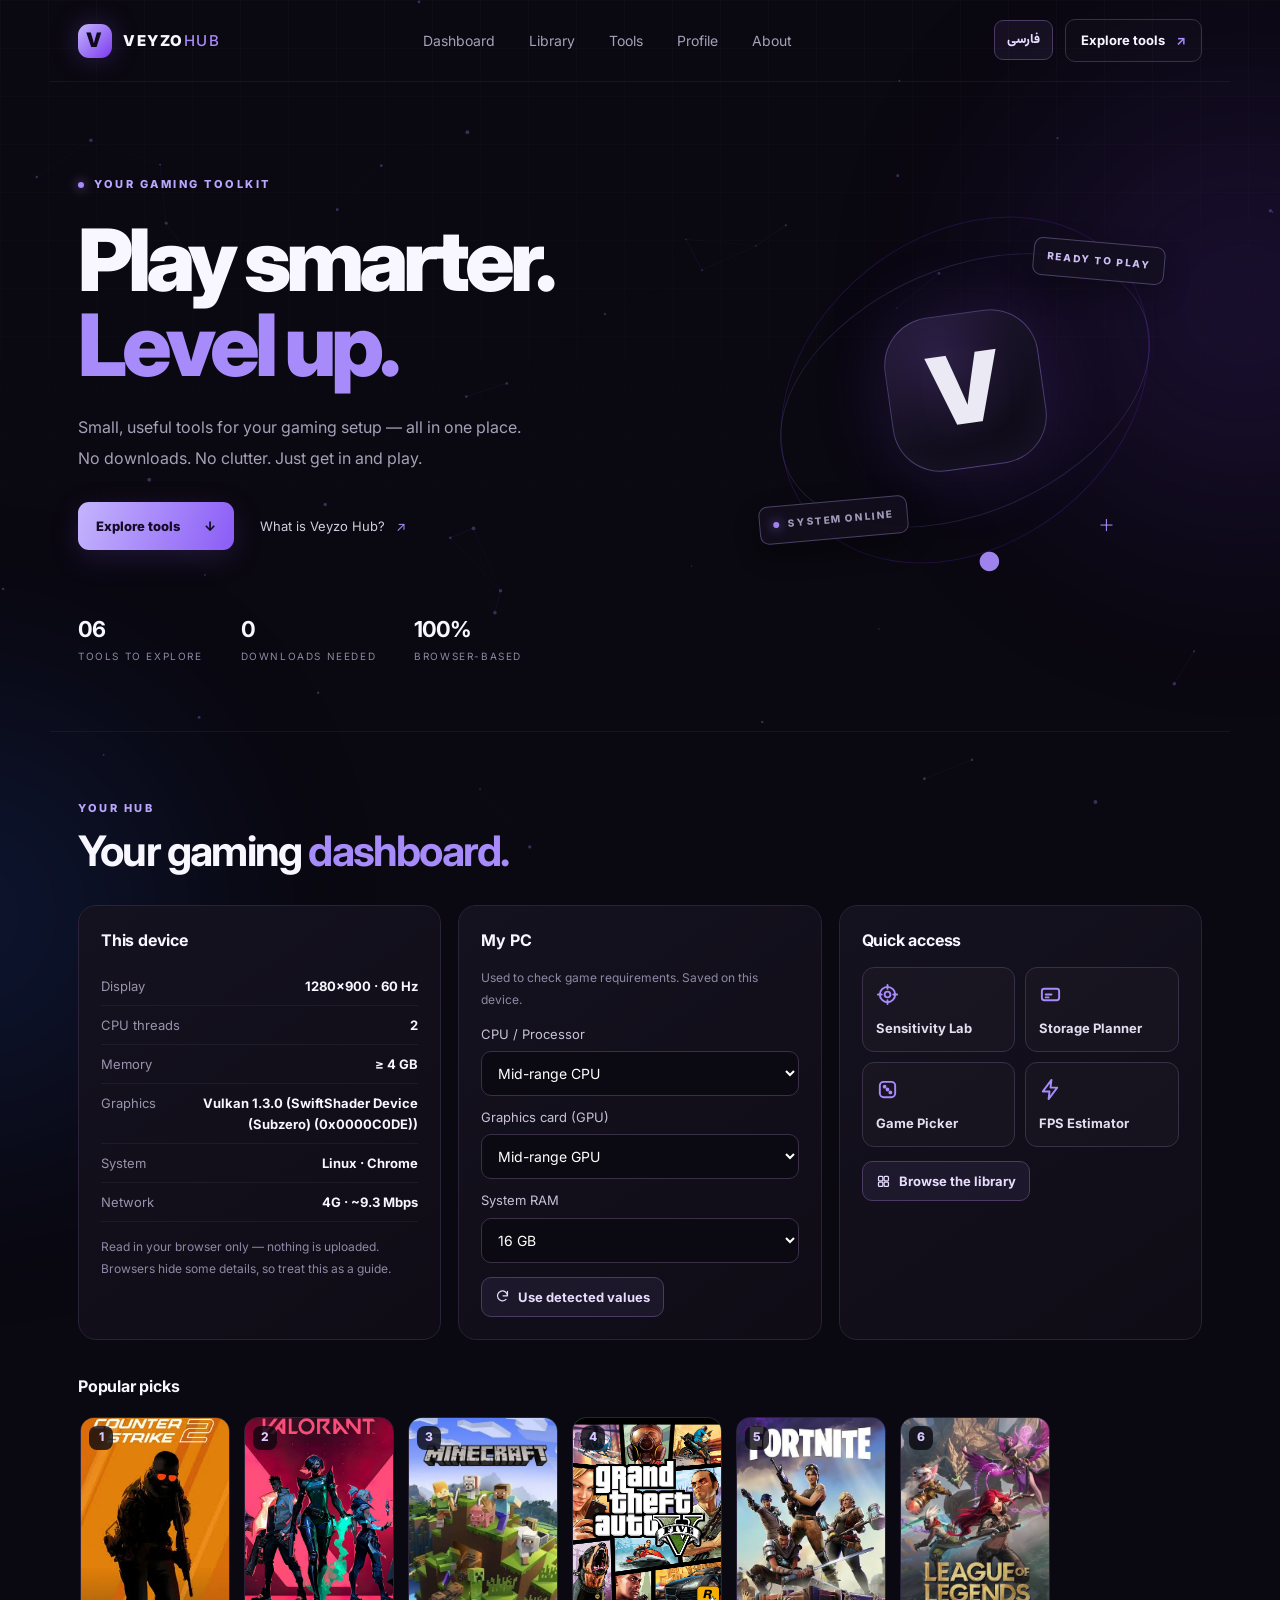
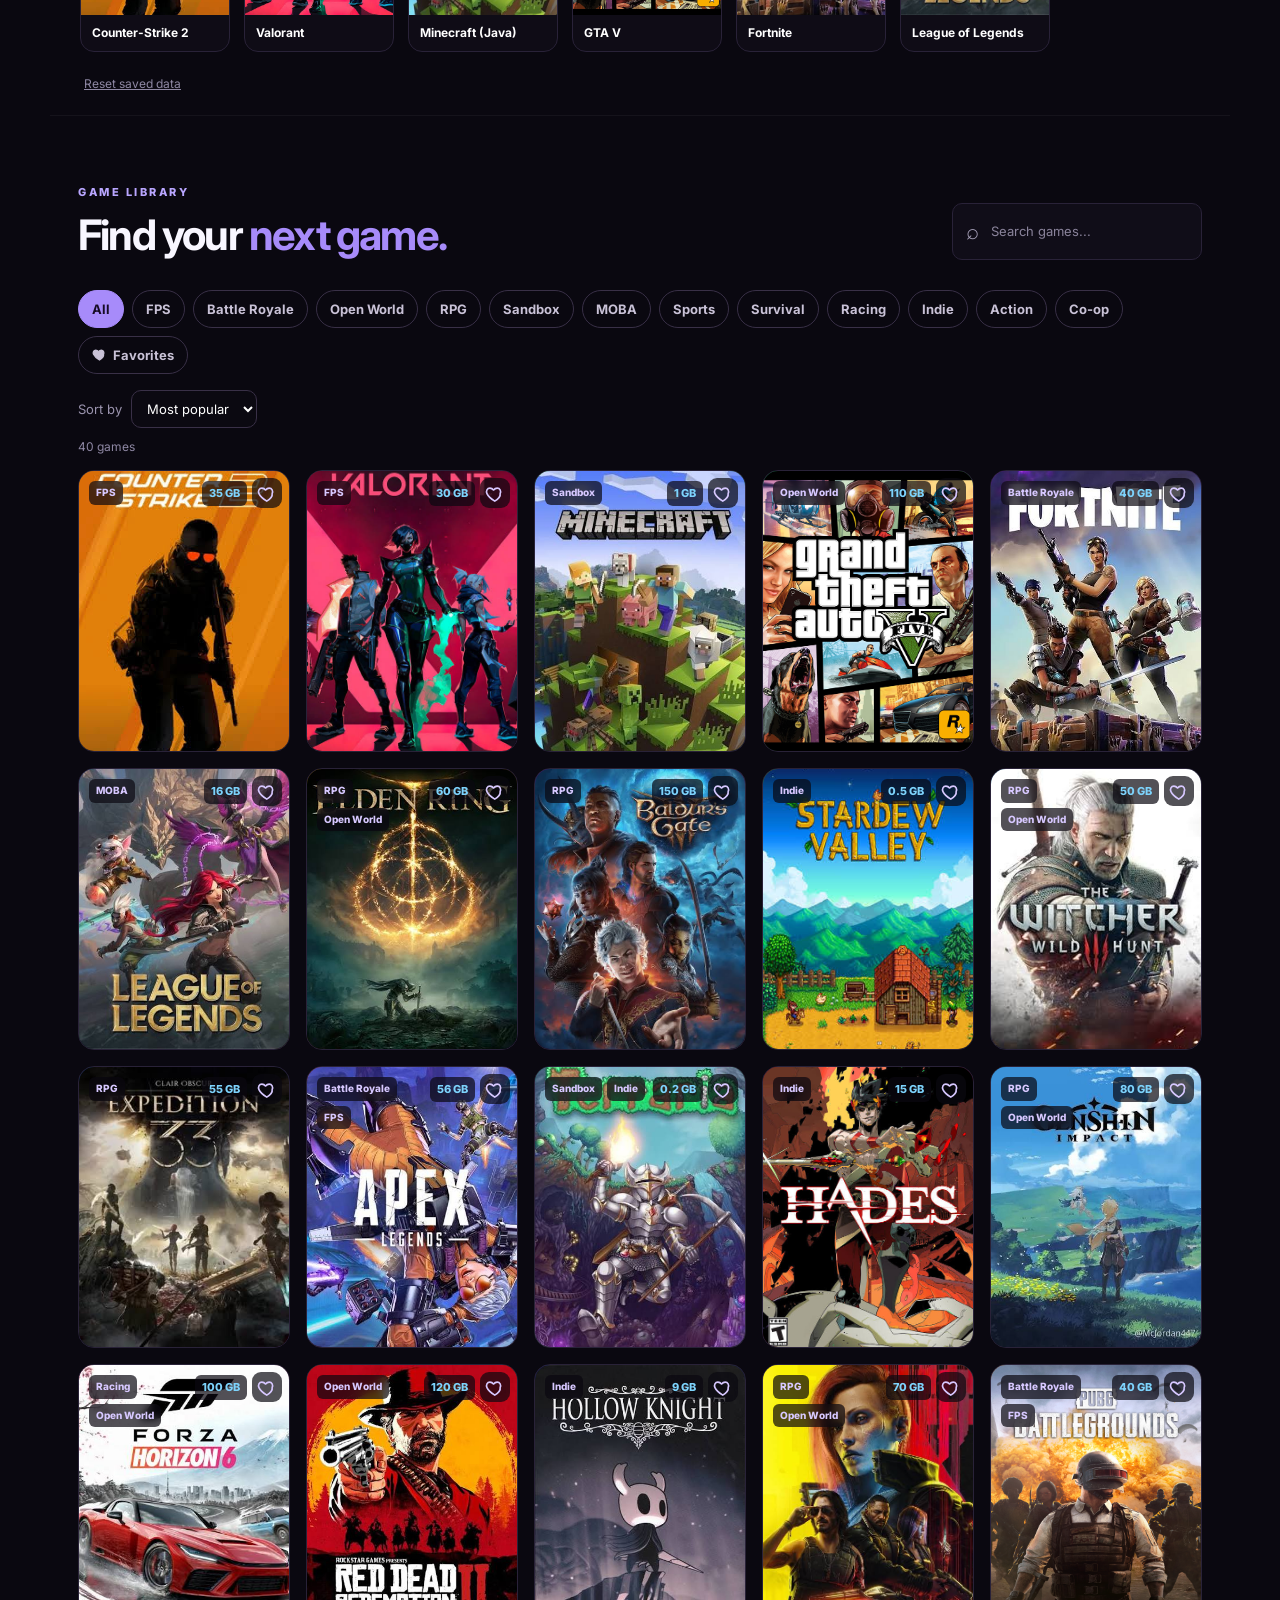
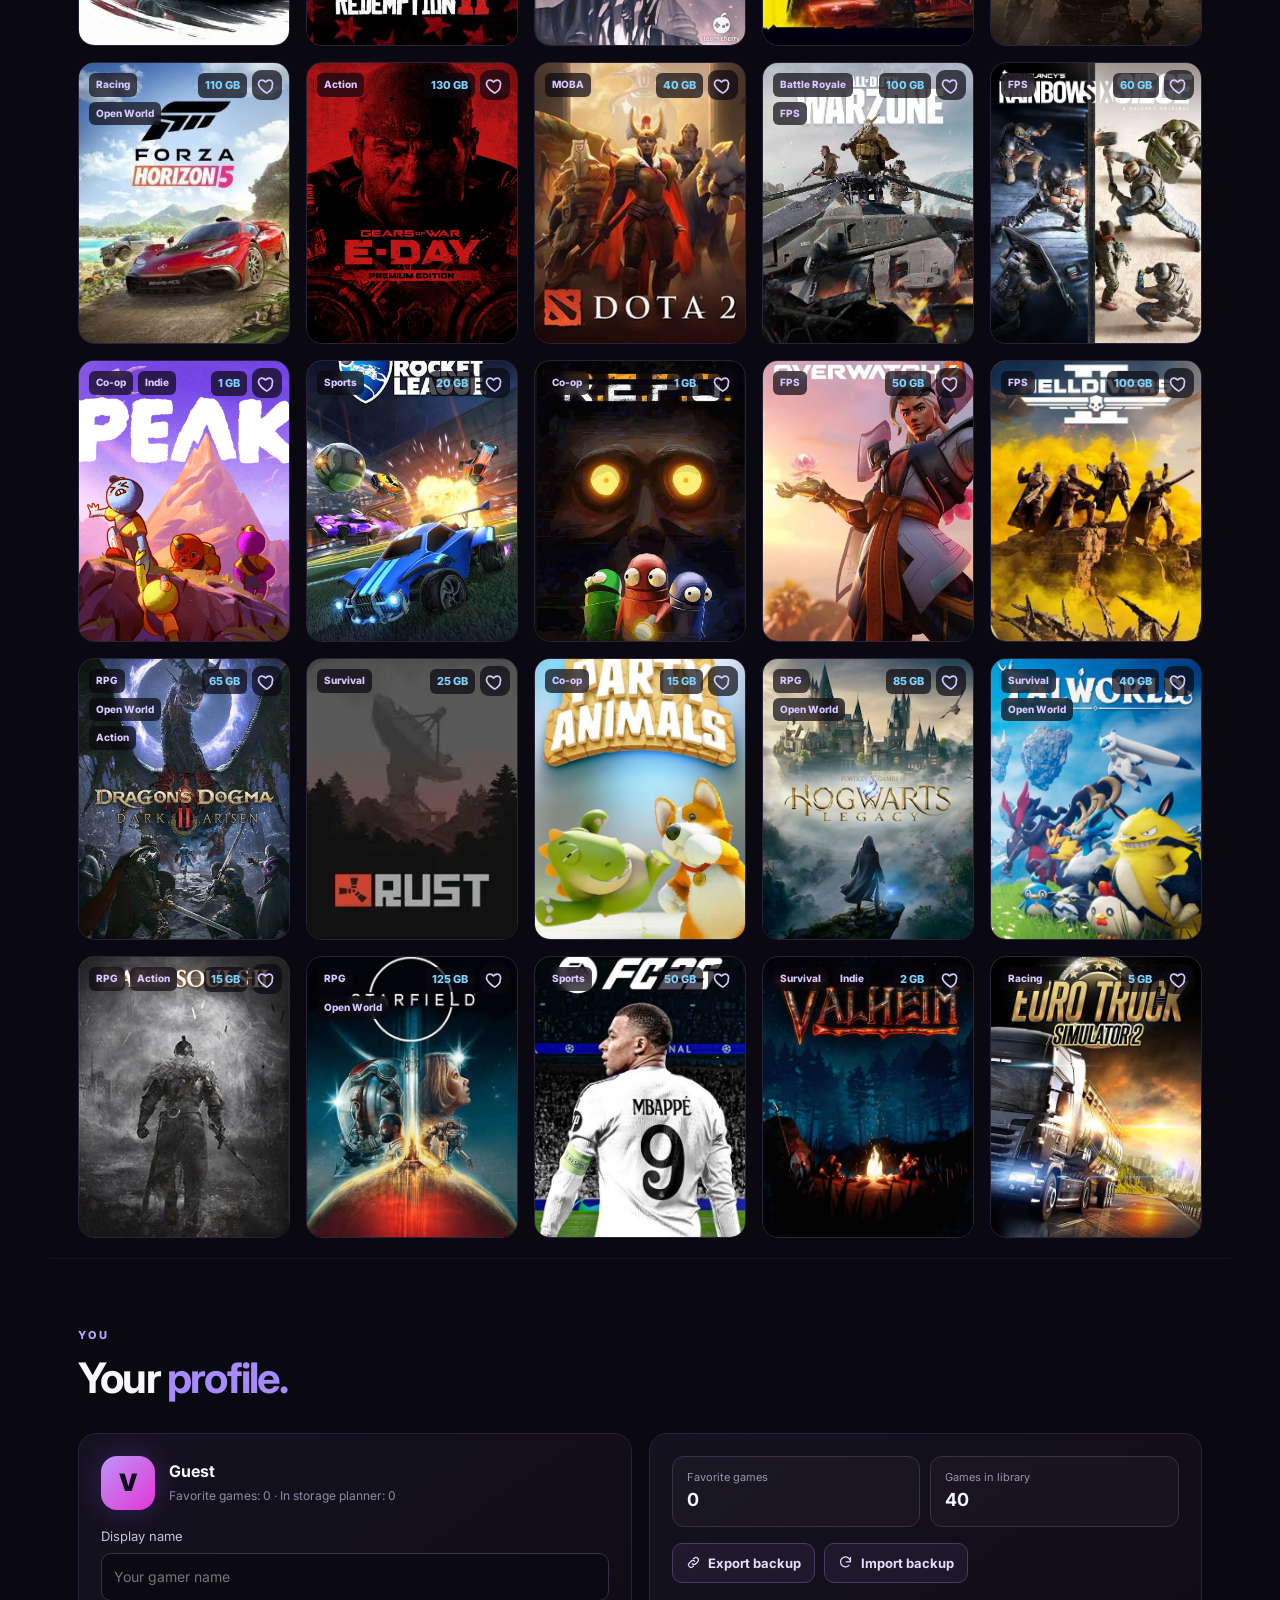
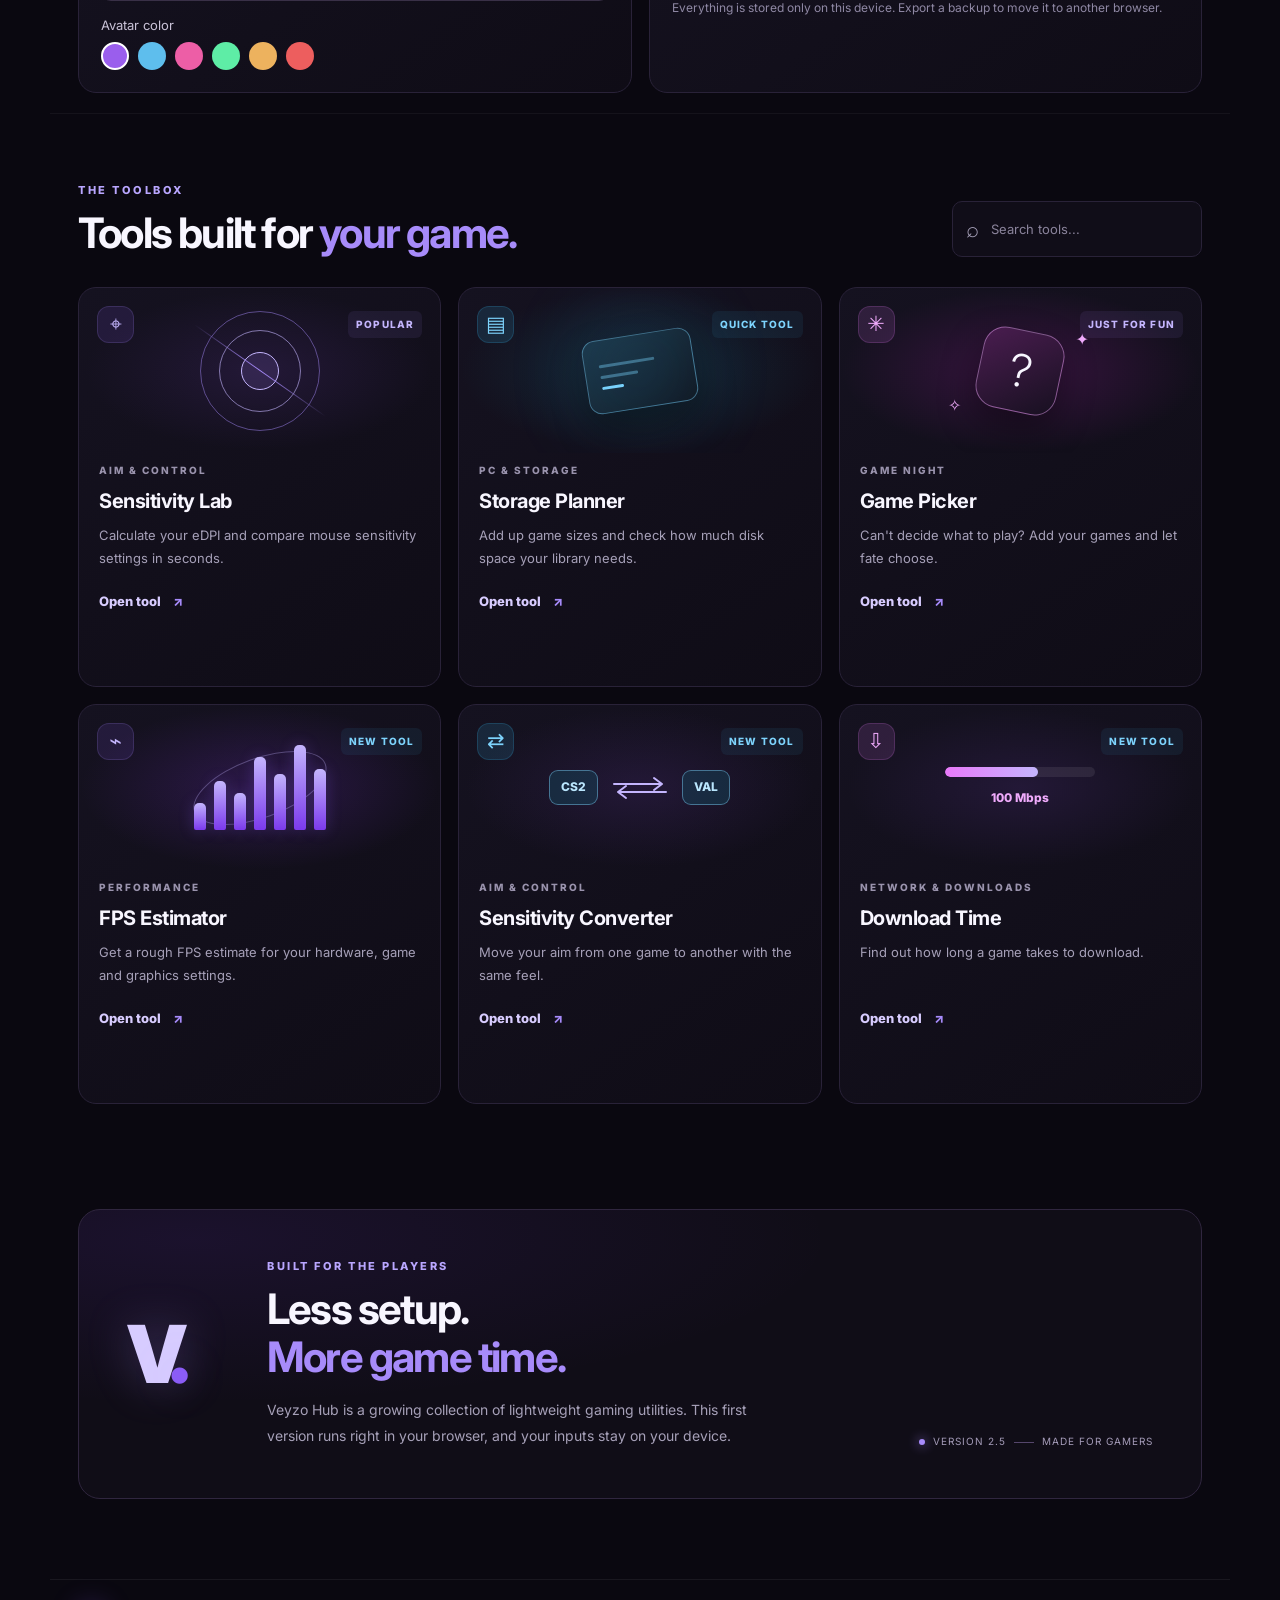
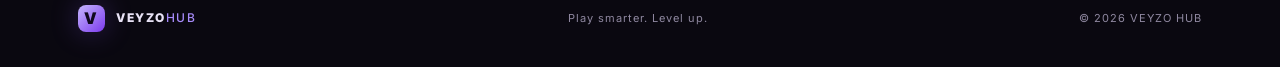
<file: index.html>
<!doctype html>
<html lang="en" dir="ltr">
<head>
  <meta charset="utf-8">
  <meta name="viewport" content="width=device-width, initial-scale=1">
  <meta name="theme-color" content="#0a0810">
  <meta name="color-scheme" content="dark">
  <title>Veyzo Hub — Tools for Gamers</title>
  <meta name="description" id="metaDescription" content="Veyzo Hub — clean, fast tools built for gamers. eDPI calculator, storage planner, game picker and FPS estimator. Free, in your browser.">
  <link rel="canonical" href="https://elevon12.github.io/veyzo-hub/">

  <!-- Icons & manifest -->
  <link rel="icon" href="favicon.svg" type="image/svg+xml">
  <link rel="apple-touch-icon" href="apple-touch-icon.png">
  <link rel="manifest" href="manifest.webmanifest">

  <!-- Social sharing -->
  <meta property="og:type" content="website">
  <meta property="og:site_name" content="Veyzo Hub">
  <meta property="og:title" content="Veyzo Hub — Tools for Gamers">
  <meta property="og:description" content="Small, useful tools for your gaming setup. No downloads. No clutter.">
  <meta property="og:url" content="https://elevon12.github.io/veyzo-hub/">
  <meta property="og:image" content="https://elevon12.github.io/veyzo-hub/og-image.png">
  <meta property="og:image:width" content="1200">
  <meta property="og:image:height" content="630">
  <meta name="twitter:card" content="summary_large_image">
  <meta name="twitter:title" content="Veyzo Hub — Tools for Gamers">
  <meta name="twitter:description" content="Small, useful tools for your gaming setup. No downloads. No clutter.">
  <meta name="twitter:image" content="https://elevon12.github.io/veyzo-hub/og-image.png">

  <!-- Fonts (Inter for English, Vazirmatn for Persian). The site still works if these fail to load. -->
  <link rel="preconnect" href="https://fonts.googleapis.com">
  <link rel="preconnect" href="https://fonts.gstatic.com" crossorigin>
  <link rel="stylesheet" href="https://fonts.googleapis.com/css2?family=Inter:wght@400;500;700;800;900&family=Vazirmatn:wght@400;500;700;800&display=swap">

  <link rel="stylesheet" href="style.css?v=2.5">

  <script type="application/ld+json">
  {"@context":"https://schema.org","@type":"WebSite","name":"Veyzo Hub","url":"https://elevon12.github.io/veyzo-hub/","inLanguage":["en","fa"],"description":"Clean, fast tools built for gamers."}
  </script>
</head>
<body id="top">
  <a class="skip-link" href="#main" data-i18n="skipLink">Skip to content</a>
  <canvas id="bgFx" aria-hidden="true"></canvas><div id="progress" aria-hidden="true"></div>
  <div class="ambient ambient-one"></div><div class="ambient ambient-two"></div>

  <header class="topbar">
    <a class="brand" href="#top" aria-label="Veyzo Hub home"><span class="brand-mark">V</span><span>VEYZO<span class="brand-light">HUB</span></span></a>
    <nav aria-label="Main"><a href="#dashboard" data-i18n="navDashboard">Dashboard</a><a href="#library" data-i18n="navLibrary">Library</a><a href="#tools" data-i18n="navTools">Tools</a><a href="#profile" data-i18n="navProfile">Profile</a><a href="#about" data-i18n="navAbout">About</a></nav>
    <div class="top-actions">
      <button id="languageToggle" class="language-toggle" type="button" lang="fa" aria-label="تغییر زبان به فارسی">فارسی</button>
      <a class="top-cta" href="#tools"><span data-i18n="explore">Explore tools</span> <span class="arr arr-flip" aria-hidden="true">↗</span></a>
    </div>
  </header>

  <main id="main">
    <section id="gamePage" class="gp-section" hidden></section>
    <section class="hero">
      <div class="eyebrow"><span class="pulse"></span><span data-i18n="heroEyebrow">YOUR GAMING TOOLKIT</span></div>
      <h1 data-i18n-html="heroTitle">Play smarter.<br><span>Level up.</span></h1>
      <p class="hero-copy" data-i18n="heroCopy">Small, useful tools for your gaming setup — all in one place. No downloads. No clutter. Just get in and play.</p>
      <div class="hero-actions">
        <a class="button button-primary" href="#tools"><span data-i18n="explore">Explore tools</span><span class="arr" aria-hidden="true">↓</span></a>
        <a class="text-link" href="#about"><span data-i18n="aboutLink">What is Veyzo Hub?</span> <span class="arr arr-flip" aria-hidden="true">↗</span></a>
      </div>
      <div class="hero-stats">
        <div><strong>06</strong><span data-i18n="statTools">TOOLS TO EXPLORE</span></div>
        <div><strong>0</strong><span data-i18n="statDownloads">DOWNLOADS NEEDED</span></div>
        <div><strong>100%</strong><span data-i18n="statBrowser">BROWSER-BASED</span></div>
      </div>
      <div class="hero-art" aria-hidden="true">
        <div class="orbit orbit-a"></div><div class="orbit orbit-b"></div>
        <div class="orb-core">V<span>.</span></div>
        <div class="floating-chip chip-top" data-i18n="chipReady">READY TO PLAY</div>
        <div class="floating-chip chip-bottom"><span class="tiny-dot"></span> <span data-i18n="chipOnline">SYSTEM ONLINE</span></div>
        <div class="crosshair">+</div>
      </div>
    </section>

    <section id="dashboard" class="dash-section"><div id="dashRoot"></div></section>

    <section id="library" class="lib-section"><div id="libRoot"></div></section>

    <section id="profile" class="dash-section"><div id="profileRoot"></div></section>

    <section id="tools" class="tools-section">
      <div class="section-heading">
        <div>
          <div class="eyebrow" data-i18n="toolbox">THE TOOLBOX</div>
          <h2 data-i18n-html="sectionTitle">Tools built for <span>your game.</span></h2>
        </div>
        <label class="search-wrap"><span aria-hidden="true">⌕</span><input id="toolSearch" type="search" autocomplete="off" data-i18n-placeholder="searchTools" data-i18n-aria="searchTools" placeholder="Search tools..." aria-label="Search tools"></label>
      </div>

      <div class="tool-grid" id="toolGrid">
        <article class="tool-card featured" data-search="sensitivity mouse dpi edpi calculator valorant cs2 حساسیت موس">
          <div class="card-top"><span class="tool-icon icon-purple" aria-hidden="true">⌖</span><span class="tag" data-i18n="popular">POPULAR</span></div>
          <div class="card-art art-target" aria-hidden="true"><span></span><i></i><b></b></div>
          <div class="card-content">
            <div class="tool-type" data-i18n="aimControl">AIM &amp; CONTROL</div>
            <h3 data-i18n="sensitivityTitle">Sensitivity Lab</h3>
            <p data-i18n="sensitivityDesc">Calculate your eDPI and compare mouse sensitivity settings in seconds.</p>
            <button class="card-link open-tool" type="button" data-tool="sensitivity"><span data-i18n="openTool">Open tool</span> <span class="arr arr-flip" aria-hidden="true">↗</span></button>
          </div>
        </article>

        <article class="tool-card" data-search="storage game disk size drive space calculator ssd hdd فضا ذخیره سازی حافظه حجم">
          <div class="card-top"><span class="tool-icon icon-blue" aria-hidden="true">▤</span><span class="tag tag-new" data-i18n="quickTool">QUICK TOOL</span></div>
          <div class="card-art art-storage" aria-hidden="true"><div class="drive"><span></span><span></span><span></span></div><div class="drive-glow"></div></div>
          <div class="card-content">
            <div class="tool-type" data-i18n="pcStorage">PC &amp; STORAGE</div>
            <h3 data-i18n="storageTitle">Storage Planner</h3>
            <p data-i18n="storageDesc">Add up game sizes and check how much disk space your library needs.</p>
            <button class="card-link open-tool" type="button" data-tool="storage"><span data-i18n="openTool">Open tool</span> <span class="arr arr-flip" aria-hidden="true">↗</span></button>
          </div>
        </article>

        <article class="tool-card" data-search="random game picker choose decide bored wheel انتخاب بازی قرعه">
          <div class="card-top"><span class="tool-icon icon-pink" aria-hidden="true">✳</span><span class="tag" data-i18n="justForFun">JUST FOR FUN</span></div>
          <div class="card-art art-random" aria-hidden="true"><div class="dice">?</div><span class="spark spark-one">✦</span><span class="spark spark-two">✧</span></div>
          <div class="card-content">
            <div class="tool-type" data-i18n="gameNight">GAME NIGHT</div>
            <h3 data-i18n="pickerTitle">Game Picker</h3>
            <p data-i18n="pickerDesc">Can't decide what to play? Add your games and let fate choose.</p>
            <button class="card-link open-tool" type="button" data-tool="picker"><span data-i18n="openTool">Open tool</span> <span class="arr arr-flip" aria-hidden="true">↗</span></button>
          </div>
        </article>

        <article class="tool-card fps-card" data-search="fps estimator frames per second performance gpu cpu ram game graphics settings resolution فریم کارایی گرافیک پردازنده">
          <div class="card-top"><span class="tool-icon icon-purple" aria-hidden="true">⌁</span><span class="tag tag-new" data-i18n="newTool">NEW TOOL</span></div>
          <div class="card-art art-fps" aria-hidden="true"><div class="fps-bars"><i></i><i></i><i></i><i></i><i></i><i></i><i></i></div><div class="fps-orbit"></div></div>
          <div class="card-content">
            <div class="tool-type" data-i18n="performance">PERFORMANCE</div>
            <h3 data-i18n="fpsTitle">FPS Estimator</h3>
            <p data-i18n="fpsDesc">Get a rough FPS estimate for your hardware, game and graphics settings.</p>
            <button class="card-link open-tool" type="button" data-tool="fps"><span data-i18n="openTool">Open tool</span> <span class="arr arr-flip" aria-hidden="true">↗</span></button>
          </div>
        </article>

        <article class="tool-card" data-search="sensitivity converter convert cm360 valorant cs2 overwatch apex مبدل حساسیت تبدیل">
          <div class="card-top"><span class="tool-icon icon-blue" aria-hidden="true">⇄</span><span class="tag tag-new" data-i18n="newTool">NEW TOOL</span></div>
          <div class="card-art art-convert" aria-hidden="true"><div class="cv-pill">CS2</div><svg viewBox="0 0 60 24" width="60" height="24" fill="none" stroke="#c4b5fd" stroke-width="2" stroke-linecap="round" stroke-linejoin="round"><path d="M4 8h48M44 2l8 6-8 6M56 16H8M16 10l-8 6 8 6"/></svg><div class="cv-pill">VAL</div></div>
          <div class="card-content"><div class="tool-type" data-i18n="aimControl">AIM &amp; CONTROL</div><h3 data-i18n="convertTitle">Sensitivity Converter</h3><p data-i18n="convertDesc">Move your aim from one game to another with the same feel.</p>
            <button class="card-link open-tool" type="button" data-tool="convert"><span data-i18n="openTool">Open tool</span> <span class="arr arr-flip" aria-hidden="true">↗</span></button></div>
        </article>

        <article class="tool-card" data-search="download time speed internet mbps size install زمان دانلود سرعت اینترنت">
          <div class="card-top"><span class="tool-icon icon-pink" aria-hidden="true">⇩</span><span class="tag tag-new" data-i18n="newTool">NEW TOOL</span></div>
          <div class="card-art art-dl" aria-hidden="true"><div class="dl-bar"><i></i></div><div class="dl-text">100 Mbps</div></div>
          <div class="card-content"><div class="tool-type" data-i18n="netTools">NETWORK &amp; DOWNLOADS</div><h3 data-i18n="dlTitle">Download Time</h3><p data-i18n="dlDesc">Find out how long a game takes to download.</p>
            <button class="card-link open-tool" type="button" data-tool="download"><span data-i18n="openTool">Open tool</span> <span class="arr arr-flip" aria-hidden="true">↗</span></button></div>
        </article>
      </div>
      <p id="noResults" class="no-results" role="status" hidden data-i18n="noResults">No tools match that search. Try another keyword.</p>
    </section>

    <section id="about" class="about-section">
      <div class="about-symbol" aria-hidden="true">V<span>.</span></div>
      <div>
        <div class="eyebrow" data-i18n="builtFor">BUILT FOR THE PLAYERS</div>
        <h2 data-i18n-html="aboutTitle">Less setup.<br><span>More game time.</span></h2>
        <p data-i18n="aboutCopy">Veyzo Hub is a growing collection of lightweight gaming utilities. This first version runs right in your browser, and your inputs stay on your device.</p>
      </div>
      <div class="about-note"><span class="tiny-dot"></span> <span data-i18n="version">VERSION 2.5</span> <span class="note-line"></span> <span data-i18n="madeFor">MADE FOR GAMERS</span></div>
    </section>
  </main>

  <noscript>
    <p style="max-width:640px;margin:0 auto 40px;padding:0 28px;color:#a6a0b8;font-size:14px">Veyzo Hub needs JavaScript to run its tools. Please enable JavaScript and reload the page. / برای استفاده از ابزارها باید جاوااسکریپت فعال باشد.</p>
  </noscript>

  <footer>
    <a class="brand footer-brand" href="#top"><span class="brand-mark">V</span><span>VEYZO<span class="brand-light">HUB</span></span></a>
    <span data-i18n="footerTag">Play smarter. Level up.</span>
    <span class="footer-copy">© <span id="year"></span> VEYZO HUB</span>
  </footer>

  <div class="modal-backdrop" id="modalBackdrop" hidden>
    <section class="tool-modal" id="toolModal" role="dialog" aria-modal="true" aria-labelledby="modalTitle">
      <button class="modal-close" id="modalClose" type="button" data-i18n-aria="closeTool" aria-label="Close tool">×</button>
      <div class="eyebrow" data-i18n="modalEyebrow">VEYZO HUB TOOL</div>
      <h2 id="modalTitle">Tool</h2>
      <p id="modalIntro" class="modal-intro"></p>
      <div id="modalBody"></div>
    </section>
  </div>

  <div class="modal-backdrop" id="gameModal" hidden>
    <section class="tool-modal game-modal" role="dialog" aria-modal="true" aria-labelledby="gameTitle">
      <button class="modal-close" id="gameClose" type="button" data-i18n-aria="closeGame" aria-label="Close">×</button>
      <div id="gameBody" class="gm"></div>
    </section>
  </div>
  <div id="toast" class="toast" role="status" aria-live="polite"></div>
  <nav class="bottom-nav" aria-label="Quick">
    <a href="#top"><span data-ico="home" aria-hidden="true"></span><b data-i18n="navHome">Home</b></a>
    <a href="#dashboard"><span data-ico="dash" aria-hidden="true"></span><b data-i18n="navDashboard">Dashboard</b></a>
    <a href="#library"><span data-ico="grid" aria-hidden="true"></span><b data-i18n="navLibrary">Library</b></a>
    <a href="#tools"><span data-ico="bolt" aria-hidden="true"></span><b data-i18n="navTools">Tools</b></a>
  </nav>

  <script src="games.js?v=2.5"></script>
  <script src="script.js?v=2.5"></script>
  <script src="extras.js?v=2.5"></script>
  <script src="extras2.js?v=2.5"></script>
</body>
</html>
</file>
<file: style.css>
/* Veyzo Hub — style.css (v2.1)
   Same look as before, with RTL fixes, larger small-text, logical properties and a11y. */
:root{--bg:#0a0810;--panel:#12101b;--panel2:#171322;--line:#292238;--text:#f8f6ff;--muted:#a6a0b8;--purple:#a78bfa;--purple2:#7c3aed;--blue:#7dd3fc;--pink:#f0abfc;--radius:22px}
*{box-sizing:border-box}
html{scroll-behavior:smooth;scroll-padding-top:90px;-webkit-text-size-adjust:100%}
body{margin:0;background:var(--bg);color:var(--text);font-family:Inter,ui-sans-serif,system-ui,-apple-system,"Segoe UI",sans-serif;line-height:1.55;overflow-x:hidden}
html[lang="fa"] body{font-family:Vazirmatn,Tahoma,"Segoe UI",sans-serif}
body:before{content:"";position:fixed;inset:0;z-index:-2;pointer-events:none;background-image:linear-gradient(#ffffff05 1px,transparent 1px),linear-gradient(90deg,#ffffff05 1px,transparent 1px);background-size:48px 48px;mask-image:linear-gradient(to bottom,black,transparent 80%);-webkit-mask-image:linear-gradient(to bottom,black,transparent 80%)}
.ambient{position:fixed;z-index:-1;width:430px;height:430px;border-radius:50%;filter:blur(120px);opacity:.15;pointer-events:none;animation:float 14s ease-in-out infinite alternate}
.ambient-one{background:#7c3aed;top:90px;right:-180px}
.ambient-two{background:#2563eb;left:-250px;top:700px;animation-delay:-6s}
@keyframes float{to{transform:translate(-45px,65px) scale(1.18)}}
a{color:inherit;text-decoration:none}
button{font-family:inherit}
[hidden]{display:none!important}

/* Accessibility helpers */
.skip-link{position:fixed;top:10px;inset-inline-start:10px;z-index:30;padding:10px 14px;border-radius:9px;background:var(--purple);color:#150b26;font-size:13px;font-weight:800;transform:translateY(-200%)}
.skip-link:focus{transform:none}
:focus-visible{outline:2px solid var(--purple);outline-offset:3px;border-radius:6px}
.field input:focus-visible,.field select:focus-visible,.game-entry input:focus-visible{outline:none}

/* Header */
.topbar{height:82px;max-width:1180px;margin:auto;padding:0 28px;display:flex;align-items:center;justify-content:space-between;border-bottom:1px solid #ffffff0d}
.brand{display:flex;align-items:center;gap:11px;font-weight:850;letter-spacing:1.5px;font-size:15px;direction:ltr;unicode-bidi:isolate}
.brand-mark{display:grid;place-items:center;width:34px;height:34px;border-radius:11px;background:linear-gradient(135deg,#c4b5fd,#7c3aed);color:#10091e;font-size:20px;font-weight:950;box-shadow:0 0 28px #8b5cf64a}
.brand-light{color:#a78bfa;font-weight:500}
.topbar nav{display:flex;gap:34px;color:var(--muted);font-size:14px}
.topbar nav a:hover,.text-link:hover{color:white}
.top-actions{display:flex;align-items:center;gap:12px}
.top-cta{font-size:13px;font-weight:700;padding:10px 15px;border:1px solid #393047;border-radius:10px;background:#ffffff04;white-space:nowrap}
.top-cta:hover{border-color:#6d529a}
.top-cta .arr{color:var(--purple);margin-inline-start:8px}
.language-toggle{cursor:pointer;border:1px solid #4b3a63;border-radius:9px;background:#a78bfa13;color:#e8ddff;padding:9px 12px;font-size:13px;font-weight:800;transition:background .2s,border-color .2s}
.language-toggle:hover{background:#a78bfa2a;border-color:#a78bfa}
html[lang="en"] .language-toggle{font-family:Vazirmatn,Tahoma,sans-serif}
.arr{display:inline-block}
html[dir="rtl"] .arr-flip{transform:scaleX(-1)}

/* Hero */
.hero{position:relative;max-width:1180px;min-height:600px;margin:auto;padding:94px 28px 66px;overflow:hidden}
.hero>.eyebrow,.hero>h1,.hero>.hero-copy,.hero>.hero-actions,.hero>.hero-stats{position:relative;z-index:2}
.eyebrow{font-size:11px;letter-spacing:2.5px;font-weight:800;color:#b9a6ff;display:flex;align-items:center;gap:10px}
.pulse,.tiny-dot{width:6px;height:6px;background:#a78bfa;border-radius:50%;box-shadow:0 0 12px #a78bfa;display:inline-block;flex:none}
.hero h1{font-size:clamp(54px,7vw,86px);line-height:.99;letter-spacing:-5px;margin:25px 0 24px;font-weight:850;max-width:640px}
.hero h1 span,.section-heading h2 span,.about-section h2 span{color:var(--purple)}
.hero-copy{color:var(--muted);font-size:16px;max-width:460px;line-height:1.9}
.hero-actions{display:flex;align-items:center;gap:26px;margin-top:29px}
.button{display:inline-flex;align-items:center;gap:24px;padding:14px 18px;border-radius:11px;font-size:13px;font-weight:800;transition:transform .25s,box-shadow .25s}
.button:hover{transform:translateY(-3px)}
.button-primary{background:linear-gradient(110deg,#c4b5fd,#8b5cf6);color:#150b26;box-shadow:0 8px 30px #8b5cf62c}
.text-link{font-size:13px;color:#d3cde0}
.text-link .arr{color:var(--purple);margin-inline-start:7px}
.hero-stats{display:flex;gap:38px;margin-top:62px}
.hero-stats div{display:flex;flex-direction:column;gap:3px}
.hero-stats strong{font-size:22px;letter-spacing:-1px}
.hero-stats span{font-size:10px;letter-spacing:1.6px;color:#8f88a4}
.hero-art{position:absolute;width:440px;height:440px;inset-inline-end:45px;top:88px;display:grid;place-items:center;opacity:.95}
.orbit{position:absolute;border:1px solid #a78bfa2c;border-radius:50%;transform:rotate(-24deg)}
.orbit-a{width:390px;height:245px}
.orbit-b{width:310px;height:400px;transform:rotate(52deg);border-color:#7c3aed38}
.orb-core{width:155px;height:155px;border-radius:48px;display:grid;place-items:center;font-size:96px;font-weight:900;letter-spacing:-12px;padding-right:12px;direction:ltr;unicode-bidi:isolate;background:radial-gradient(circle at 35% 25%,#30224a,#110d1a 65%);border:1px solid #a78bfa65;box-shadow:0 0 90px #8b5cf633,inset 0 0 40px #a78bfa14;transform:rotate(-8deg);animation:bob 5s ease-in-out infinite}
.orb-core span{color:var(--purple)}
@keyframes bob{50%{transform:translateY(-10px) rotate(-5deg)}}
.floating-chip{position:absolute;border:1px solid #51436b;background:#141020dd;border-radius:9px;padding:10px 13px;font-size:10px;font-weight:800;letter-spacing:1.6px;box-shadow:0 10px 30px #0005;white-space:nowrap}
.chip-top{top:72px;inset-inline-end:20px;color:#d7c8ff;transform:rotate(5deg)}
.chip-bottom{bottom:72px;inset-inline-start:14px;color:#aaa1c2;display:flex;align-items:center;gap:9px;transform:rotate(-5deg)}
.crosshair{position:absolute;inset-inline-end:70px;bottom:65px;color:#a78bfa;font-size:28px;font-weight:200}

/* Tools */
.tools-section{max-width:1180px;margin:auto;padding:68px 28px 105px;border-top:1px solid #ffffff0c}
.section-heading{display:flex;justify-content:space-between;align-items:end;gap:25px;margin-bottom:30px}
.section-heading h2,.about-section h2{font-size:clamp(29px,4vw,42px);letter-spacing:-1.8px;line-height:1.15;margin:10px 0 0}
.search-wrap{display:flex;align-items:center;gap:10px;width:250px;padding:10px 13px;border:1px solid var(--line);border-radius:10px;background:#100d18;color:var(--muted)}
.search-wrap:focus-within{border-color:#a78bfa}
.search-wrap>span{font-size:22px}
.search-wrap input{min-width:0;width:100%;border:0;outline:0;background:transparent;color:white;font:inherit;font-size:13px}
.search-wrap input::placeholder{color:#8a839b}
.tool-grid{display:grid;grid-template-columns:repeat(3,minmax(0,1fr));gap:17px}
.tool-card{position:relative;min-height:400px;overflow:hidden;background:linear-gradient(145deg,#151220,#0f0c16);border:1px solid #292238;border-radius:18px;transition:transform .28s,border-color .28s,box-shadow .28s;animation:enter .7s both}
.tool-card:nth-child(2){animation-delay:.1s}
.tool-card:nth-child(3){animation-delay:.2s}
.tool-card:nth-child(4){animation-delay:.3s}
@keyframes enter{from{opacity:0;transform:translateY(18px)}to{opacity:1;transform:translateY(0)}}
.tool-card:hover{transform:translateY(-6px);border-color:#6d529a;box-shadow:0 20px 50px #0004}
.card-top{position:absolute;top:18px;left:18px;right:18px;display:flex;align-items:center;justify-content:space-between;z-index:2}
.tool-icon{display:grid;place-items:center;width:37px;height:37px;border-radius:12px;font-size:21px}
.icon-purple{background:#8b5cf621;color:#c4b5fd;border:1px solid #a78bfa2c}
.icon-blue{background:#38bdf821;color:var(--blue);border:1px solid #38bdf82c}
.icon-pink{background:#e879f921;color:var(--pink);border:1px solid #e879f92c}
.tag{font-size:10px;font-weight:800;letter-spacing:1.2px;padding:6px 8px;border-radius:6px;background:#a78bfa15;color:#c4b5fd}
.tag-new{background:#38bdf812;color:#7dd3fc}
.card-art{height:165px;position:relative;display:grid;place-items:center;overflow:hidden;background:radial-gradient(ellipse at center,#39235b6b,transparent 68%)}
.tool-card:nth-child(2) .card-art{background:radial-gradient(ellipse at center,#164e6366,transparent 70%)}
.tool-card:nth-child(3) .card-art{background:radial-gradient(ellipse at center,#701a7566,transparent 70%)}
.fps-card .card-art{background:radial-gradient(ellipse at center,#52258b66,transparent 70%)}
.art-target span,.art-target i,.art-target b{position:absolute;border:1px solid #a78bfa78;border-radius:50%;width:120px;height:120px}
.art-target i{width:82px;height:82px;border-color:#c4b5fd9c}
.art-target b{width:38px;height:38px;background:#a78bfa20;border-color:#c4b5fd}
.art-target:after{content:"";position:absolute;width:160px;height:1px;background:linear-gradient(90deg,transparent,#a78bfa,transparent);transform:rotate(35deg)}
.drive{width:110px;height:74px;border-radius:13px;border:1px solid #7dd3fc70;background:linear-gradient(145deg,#1c3648,#10151f);transform:rotate(-9deg);box-shadow:0 18px 35px #0006;display:flex;flex-direction:column;justify-content:center;gap:8px;padding:14px}
.drive span{height:3px;border-radius:5px;background:#7dd3fc65}
.drive span:first-child{width:70%}
.drive span:nth-child(2){width:48%}
.drive span:last-child{width:28%;background:#7dd3fc}
.drive-glow{position:absolute;width:100px;height:100px;border-radius:50%;background:#38bdf8;filter:blur(50px);opacity:.16}
.dice{width:82px;height:82px;display:grid;place-items:center;font-size:45px;font-weight:300;border:1px solid #f0abfc75;border-radius:22px;background:linear-gradient(145deg,#4a1d50,#171020);transform:rotate(12deg);box-shadow:0 15px 35px #0006}
.spark{position:absolute;color:#f0abfc}
.spark-one{top:39px;right:31%}
.spark-two{bottom:35px;left:30%}
.art-fps{position:relative}
.fps-bars{height:85px;display:flex;align-items:end;gap:8px;z-index:1;direction:ltr}
.fps-bars i{display:block;width:12px;border-radius:5px 5px 2px 2px;background:linear-gradient(#c4b5fd,#7c3aed);box-shadow:0 0 15px #8b5cf644;animation:barPulse 1.8s ease-in-out infinite alternate}
.fps-bars i:nth-child(1){height:32%}
.fps-bars i:nth-child(2){height:58%;animation-delay:.2s}
.fps-bars i:nth-child(3){height:44%;animation-delay:.4s}
.fps-bars i:nth-child(4){height:86%;animation-delay:.1s}
.fps-bars i:nth-child(5){height:66%;animation-delay:.5s}
.fps-bars i:nth-child(6){height:100%;animation-delay:.3s}
.fps-bars i:nth-child(7){height:72%;animation-delay:.6s}
@keyframes barPulse{to{filter:brightness(1.4);transform:scaleY(.88)}}
.fps-orbit{position:absolute;width:140px;height:60px;border:1px solid #c4b5fd55;border-radius:50%;transform:rotate(-20deg)}
.card-content{padding:10px 20px 21px}
.tool-type{font-size:10px;letter-spacing:2px;color:#9a93ad;font-weight:800}
.card-content h3{font-size:20px;letter-spacing:-.5px;margin:7px 0}
.card-content p{font-size:13px;color:var(--muted);line-height:1.8;min-height:46px;margin:0 0 17px}
.card-link{display:inline-flex;gap:12px;align-items:center;padding:4px 0;border:0;background:none;color:#d8ccff;font:inherit;font-size:13px;font-weight:800;cursor:pointer}
.card-link .arr{color:var(--purple);transition:transform .2s}
.card-link:hover .arr{transform:translate(3px,-3px)}
html[dir="rtl"] .card-link .arr-flip{transform:scaleX(-1)}
html[dir="rtl"] .card-link:hover .arr-flip{transform:scaleX(-1) translate(3px,-3px)}
.no-results{color:var(--muted);padding:30px 0}

/* About */
.about-section{max-width:1124px;margin:0 auto 80px;padding:48px;border:1px solid #30263f;border-radius:22px;background:radial-gradient(ellipse at 10% 10%,#7c3aed1a,transparent 45%),#100d17;display:grid;grid-template-columns:110px 1fr auto;align-items:center;gap:30px}
.about-symbol{font-size:80px;font-weight:950;letter-spacing:-10px;color:#d7ccff;text-shadow:0 0 45px #a78bfa4f;direction:ltr;unicode-bidi:isolate}
.about-symbol span{color:#8b5cf6}
.about-section p{max-width:520px;color:var(--muted);font-size:14px;line-height:1.9;margin:15px 0 0}
.about-note{align-self:end;white-space:nowrap;font-size:10px;letter-spacing:1px;color:#a49bb8;display:flex;align-items:center;gap:8px}
.note-line{width:20px;height:1px;background:#55466c}

/* Footer */
footer{max-width:1180px;margin:auto;padding:25px 28px 35px;border-top:1px solid #ffffff10;display:flex;align-items:center;justify-content:space-between;gap:12px;color:#8f88a0;font-size:11px;letter-spacing:1px}
.footer-brand{font-size:12px;color:#e8e2f5}
.footer-brand .brand-mark{width:27px;height:27px;font-size:16px;border-radius:8px}
.footer-copy{direction:ltr;unicode-bidi:isolate}

/* Modal */
.modal-backdrop{position:fixed;inset:0;z-index:10;background:#07050bd9;backdrop-filter:blur(12px);display:grid;place-items:center;padding:20px;animation:fade .2s}
@keyframes fade{from{opacity:0}to{opacity:1}}
.tool-modal{position:relative;width:min(100%,520px);max-height:90vh;max-height:90dvh;overflow:auto;padding:32px;border-radius:22px;border:1px solid #55436f;background:linear-gradient(145deg,#191426,#0d0a13);box-shadow:0 30px 100px #0009;animation:modalIn .25s ease-out}
@keyframes modalIn{from{opacity:0;transform:translateY(12px) scale(.98)}to{opacity:1;transform:none}}
.modal-close{position:absolute;inset-inline-end:18px;top:15px;width:36px;height:36px;display:grid;place-items:center;background:none;border:0;color:#c9c0d9;font-size:28px;line-height:1;cursor:pointer;border-radius:9px}
.modal-close:hover{background:#ffffff0d;color:white}
.tool-modal h2{font-size:30px;letter-spacing:-1px;margin:9px 0}
.modal-intro{font-size:14px;color:var(--muted);margin:0 0 22px}
.field-grid,.estimate-grid{display:grid;grid-template-columns:1fr 1fr;gap:14px}
.field{display:flex;flex-direction:column;gap:7px;font-size:13px;color:#c9c2d7;min-width:0}
.field input,.field select,.game-entry input{width:100%;padding:12px;border:1px solid #393047;border-radius:10px;background:#0b0911;color:white;font:inherit;font-size:14px;outline:none}
.field select option{background:#0b0911;color:white}
.field input:focus,.field select:focus,.game-entry input:focus{border-color:#a78bfa;box-shadow:0 0 0 3px #a78bfa22}
.result-box{margin-top:17px;padding:18px;border:1px solid #594379;border-radius:13px;background:#a78bfa0d}
.result-label{font-size:11px;letter-spacing:1.6px;color:#b9a6ff}
.result-value{font-size:30px;font-weight:850;letter-spacing:-1px;margin-top:3px}
.result-hint{font-size:13px;color:var(--muted);margin-top:5px}
.form-msg{margin:12px 0 0;font-size:13px;color:#fda4af}
.modal-button{display:block;margin-top:15px;width:100%;border:0;border-radius:10px;padding:12px;background:#a78bfa;color:#160c24;font:inherit;font-size:14px;font-weight:850;cursor:pointer;transition:background .2s}
.modal-button:hover{background:#c4b5fd}
.modal-button:disabled{opacity:.6;cursor:progress}
.game-entry{display:flex;gap:8px;margin-top:10px}
.game-entry input{flex:1;min-width:0}
.game-entry button{border:0;border-radius:10px;padding:0 16px;background:#a78bfa;color:#170d25;font-size:14px;font-weight:800;cursor:pointer}
.game-entry button:hover{background:#c4b5fd}
.game-list{display:flex;flex-wrap:wrap;gap:7px;margin-top:13px}
.game-pill{display:flex;align-items:center;gap:8px;padding:7px 10px;border:1px solid #393047;border-radius:9px;background:#ffffff06;color:#e5def1;font-size:13px;max-width:100%}
.game-pill span{overflow-wrap:anywhere}
.game-pill button{border:0;background:none;color:#b9a6ff;cursor:pointer;font-size:16px;line-height:1;padding:2px 4px}
.game-pill button:hover{color:white}
.picker-result{font-size:24px;font-weight:800;overflow-wrap:anywhere}
.picker-result.rolling{opacity:.7}
.estimate-disclaimer{margin-top:13px;border-inline-start:2px solid #a78bfa;padding:9px 12px;background:#a78bfa0b;color:#bcb2cf;font-size:12px;line-height:1.8}
.estimate-meter{height:5px;background:#ffffff10;border-radius:99px;margin-top:8px;overflow:hidden}
.estimate-meter i{display:block;height:100%;background:linear-gradient(90deg,#7c3aed,#c4b5fd);border-radius:99px;transition:width .3s}
.tool-modal[dir="rtl"] .field input[inputmode]{text-align:right}

/* Persian (RTL): letter-spacing breaks Arabic-script joins, so reset it everywhere except the Latin logo */
html[lang="fa"] body *:not(.brand):not(.brand *):not(.orb-core):not(.orb-core *):not(.about-symbol):not(.about-symbol *){letter-spacing:0!important}
html[lang="fa"] .hero h1{font-size:clamp(40px,5.2vw,62px);line-height:1.3;margin:22px 0}
html[lang="fa"] .section-heading h2,html[lang="fa"] .about-section h2{line-height:1.4}
html[lang="fa"] .hero-copy,html[lang="fa"] .about-section p,html[lang="fa"] .card-content p{line-height:2}
html[lang="fa"] .eyebrow,html[lang="fa"] .tool-type,html[lang="fa"] .tag,html[lang="fa"] .hero-stats span,html[lang="fa"] .result-label{font-size:12px}
html[lang="fa"] .about-note{font-size:12px}
html[lang="fa"] .floating-chip{font-size:11px}

/* Responsive */
@media(max-width:1100px){
  .hero-art{opacity:.45}
}
@media(max-width:1000px){
  .tool-grid{grid-template-columns:repeat(2,minmax(0,1fr))}
}
@media(max-width:850px){
  .hero-art{inset-inline-end:-120px;opacity:.42}
  .about-section{margin-left:20px;margin-right:20px;grid-template-columns:70px 1fr}
  .about-symbol{font-size:60px}
  .about-note{grid-column:2}
}
@media(max-width:560px){
  .topbar{height:70px;padding:0 18px}
  .topbar nav{display:none}
  .top-actions{gap:7px}
  .top-cta{font-size:11px;padding:9px}
  .language-toggle{padding:8px 9px;font-size:12px}
  .hero{padding:72px 20px 50px;min-height:590px}
  .hero h1{font-size:59px;letter-spacing:-3.5px}
  html[lang="fa"] .hero h1{font-size:42px}
  .hero-copy{max-width:350px;font-size:15px}
  .hero-art{top:165px;inset-inline-end:-225px;transform:scale(.8);opacity:.22}
  .floating-chip{display:none}
  .hero-actions{gap:17px;flex-wrap:wrap}
  .hero-stats{gap:20px;margin-top:48px}
  .hero-stats strong{font-size:18px}
  .hero-stats span{font-size:9px;letter-spacing:1px}
  .tools-section{padding:50px 18px 65px}
  .section-heading{align-items:flex-start;flex-direction:column}
  .search-wrap{width:100%}
  .tool-grid{grid-template-columns:1fr}
  .tool-card{min-height:380px}
  .card-art{height:150px}
  .about-section{padding:28px 23px;grid-template-columns:1fr;gap:15px}
  .about-symbol{font-size:52px}
  .about-note{grid-column:auto;white-space:normal;flex-wrap:wrap}
  .about-section h2{font-size:33px}
  footer{padding:22px 18px;flex-wrap:wrap}
  footer>span:nth-child(2){display:none}
  .tool-modal{padding:27px 20px}
  .result-value{font-size:27px}
}
@media(prefers-reduced-motion:reduce){
  *,*:before,*:after{scroll-behavior:auto!important;animation-duration:.01ms!important;animation-iteration-count:1!important;transition-duration:.01ms!important}
}

/* ===== v2.2: Dashboard, Library, game modal, polish ===== */
.dash-section,.lib-section{max-width:1180px;margin:auto;padding:68px 28px 20px;border-top:1px solid #ffffff0c}
.reveal{opacity:0;transform:translateY(18px);transition:opacity .6s ease,transform .6s ease}
.reveal.in{opacity:1;transform:none}
.dash-grid{display:grid;grid-template-columns:repeat(3,minmax(0,1fr));gap:17px}
.dash-card{padding:22px;border:1px solid #292238;border-radius:18px;background:linear-gradient(145deg,#151220,#0f0c16)}
.dash-card h3,.sub-title{font-size:16px;margin:0 0 14px;letter-spacing:-.2px}
.sub-title{margin:34px 0 14px}
.sys-list{margin:0}.sys-list div{display:flex;justify-content:space-between;gap:14px;padding:9px 0;border-bottom:1px solid #ffffff0d;font-size:13px}
.sys-list dt{color:#9a93ad}.sys-list dd{margin:0;text-align:end;font-weight:700;overflow-wrap:anywhere}
.dash-note{font-size:12px;color:#8f88a4;line-height:1.8;margin:14px 0 0}
.pc-form{display:grid;gap:11px;margin:14px 0}
.chip-btn{display:inline-flex;align-items:center;gap:8px;padding:9px 13px;border:1px solid #4b3a63;border-radius:10px;background:#a78bfa13;color:#e8ddff;font:inherit;font-size:13px;font-weight:700;cursor:pointer;transition:background .2s,border-color .2s}
.chip-btn:hover,.chip-btn.on{background:#a78bfa2a;border-color:#a78bfa}
.quick-grid{display:grid;grid-template-columns:1fr 1fr;gap:10px;margin-bottom:14px}
.quick{display:flex;flex-direction:column;gap:6px;align-items:flex-start;padding:13px;border:1px solid #393047;border-radius:12px;background:#ffffff05;color:#e5def1;font:inherit;font-size:13px;font-weight:700;text-align:start;cursor:pointer;transition:transform .2s,border-color .2s}
.quick:hover{transform:translateY(-3px);border-color:#a78bfa}.quick span{font-size:20px;color:var(--purple)}
.popular-row{display:flex;gap:14px;overflow-x:auto;padding:4px 2px 16px;scroll-snap-type:x proximity}
.pop-card{position:relative;flex:none;width:150px;padding:0;border:1px solid #292238;border-radius:14px;overflow:hidden;background:#0f0c16;color:white;font:inherit;cursor:pointer;scroll-snap-align:start;text-align:start;transition:transform .25s,border-color .25s}
.pop-card:hover{transform:translateY(-5px);border-color:#a78bfa}
.pop-card svg{display:block;width:100%;aspect-ratio:3/4;height:auto}
.pop-card strong{display:block;padding:9px 11px;font-size:12px}
.pop-rank{position:absolute;top:8px;inset-inline-start:8px;z-index:1;min-width:24px;height:24px;display:grid;place-items:center;border-radius:8px;background:#0a0810cc;color:#d7c8ff;font-size:12px;font-weight:800}
.reset-link{margin-top:6px;border:0;background:none;color:#8f88a4;font:inherit;font-size:12px;text-decoration:underline;cursor:pointer}
.lib-controls{display:flex;justify-content:space-between;align-items:center;gap:16px;flex-wrap:wrap;margin-bottom:8px}
.chips{display:flex;gap:8px;flex-wrap:wrap}
.chip{padding:8px 13px;border:1px solid #393047;border-radius:99px;background:transparent;color:#c9c2d7;font:inherit;font-size:13px;font-weight:700;cursor:pointer;transition:all .2s}
.chip:hover{border-color:#a78bfa}.chip.on{background:#a78bfa;border-color:#a78bfa;color:#160c24}
.sort-wrap{display:flex;align-items:center;gap:9px;font-size:13px;color:#9a93ad}
.sort-wrap select{padding:9px 11px;border:1px solid #393047;border-radius:10px;background:#0b0911;color:white;font:inherit;font-size:13px}
.lib-count{font-size:12px;color:#8f88a4;margin:10px 0 14px}
.game-grid{display:grid;grid-template-columns:repeat(auto-fill,minmax(190px,1fr));gap:16px}
.game-card{position:relative}
.cover-btn{display:block;width:100%;padding:0;border:1px solid #292238;border-radius:16px;overflow:hidden;background:#0f0c16;color:white;font:inherit;text-align:start;cursor:pointer;position:relative;transition:transform .3s,border-color .3s,box-shadow .3s}
.cover-btn svg{display:block;width:100%;aspect-ratio:3/4;height:auto;transition:transform .5s}
.cover-btn:hover{transform:translateY(-6px);border-color:#a78bfa;box-shadow:0 20px 45px #0006}
.cover-btn:hover svg{transform:scale(1.06)}
.game-meta{position:absolute;inset-inline:0;top:0;display:flex;justify-content:space-between;align-items:flex-start;gap:6px;padding:10px 10px 0;pointer-events:none}
.game-tags{display:flex;flex-wrap:wrap;gap:5px}
.game-tags i{font-style:normal;font-size:10px;font-weight:800;padding:4px 7px;border-radius:6px;background:#0a0810b3;color:#d7c8ff;backdrop-filter:blur(4px)}
.game-size{font-size:11px;font-weight:800;padding:4px 7px;border-radius:6px;background:#0a0810b3;color:#7dd3fc;white-space:nowrap;margin-inline-end:32px}
.fav-btn{position:absolute;top:8px;inset-inline-end:8px;width:30px;height:30px;border:0;border-radius:9px;background:#0a0810b3;color:#d7c8ff;font-size:17px;cursor:pointer;transition:transform .2s,color .2s}
.fav-btn:hover{transform:scale(1.15)}.fav-btn.on{color:#f0abfc}
.game-modal{width:min(100%,760px)}
.gm{display:grid;grid-template-columns:230px 1fr;gap:26px}
.gm-cover{border-radius:16px;overflow:hidden;border:1px solid #393047;align-self:start}.gm-cover svg{display:block;width:100%;height:auto;aspect-ratio:3/4}
.gm-info h2{font-size:28px;margin:10px 0 4px}.gm-meta{font-size:13px;color:var(--muted);margin:0 0 10px}
.verdict{margin:0 0 14px;padding:10px 13px;border-radius:10px;font-size:13px;font-weight:700}
.verdict.good{background:#22c55e1a;color:#86efac}.verdict.ok{background:#facc151a;color:#fde047}.verdict.bad{background:#f431431a;color:#fda4af}.verdict.neutral{background:#ffffff08;color:var(--muted);font-weight:500}
.spec-grid{display:grid;grid-template-columns:1fr 1fr;gap:14px}.spec-grid h4{margin:0 0 6px;font-size:12px;color:#b9a6ff}
.spec-grid dl{margin:0}.spec-grid dl div{padding:6px 0;border-bottom:1px solid #ffffff0d;font-size:12px}.spec-grid dt{color:#8f88a4}.spec-grid dd{margin:0;font-weight:700}
.gm-actions{display:flex;flex-wrap:wrap;gap:9px;margin-top:16px}.gm-actions .modal-button{width:auto;margin:0;padding:10px 16px}
.toast{position:fixed;inset-inline:0;bottom:26px;margin:auto;width:max-content;max-width:90vw;z-index:40;padding:11px 18px;border:1px solid #6d529a;border-radius:11px;background:#171322;color:#f8f6ff;font-size:13px;font-weight:700;box-shadow:0 12px 40px #0008;opacity:0;transform:translateY(14px);pointer-events:none;transition:all .3s}
.toast.show{opacity:1;transform:none}
.bottom-nav{display:none}
html[lang="fa"] .game-tags i,html[lang="fa"] .game-size{font-size:11px}
@media(max-width:1000px){.dash-grid{grid-template-columns:1fr 1fr}.dash-card:last-child{grid-column:span 2}}
@media(max-width:700px){.gm{grid-template-columns:1fr}.gm-cover{max-width:200px}}
@media(max-width:560px){
  .dash-section,.lib-section{padding:48px 18px 10px}.dash-grid{grid-template-columns:1fr}.dash-card:last-child{grid-column:auto}
  .game-grid{grid-template-columns:repeat(2,minmax(0,1fr));gap:11px}.game-size{display:none}
  .spec-grid{grid-template-columns:1fr}
  body{padding-bottom:68px}
  .bottom-nav{display:flex;position:fixed;inset-inline:0;bottom:0;z-index:9;justify-content:space-around;padding:8px 6px calc(8px + env(safe-area-inset-bottom));background:#0e0b15f2;border-top:1px solid #292238;backdrop-filter:blur(14px)}
  .bottom-nav a{display:flex;flex-direction:column;align-items:center;gap:2px;font-size:10px;color:#a6a0b8;min-width:60px}.bottom-nav a span{font-size:18px;color:var(--purple)}.bottom-nav b{font-weight:700}
  .toast{bottom:84px}
}

/* ===== v2.3 fixes ===== */
.ico{display:inline-block;vertical-align:-.17em;flex:none}
.fav-btn{display:grid;place-items:center;padding:0}
.chip{display:inline-flex;align-items:center;gap:6px}
.cover-wrap{display:block;position:relative;aspect-ratio:3/4;overflow:hidden}
.cover-wrap>svg,.cover-wrap>img{position:absolute;inset:0;width:100%;height:100%;object-fit:cover;aspect-ratio:auto}
.gm-cover .cover-wrap,.pop-card .cover-wrap{width:100%}
.bottom-nav a span{display:grid;place-items:center}
.quick span{display:block}

.reveal.done{transition:transform .25s,border-color .25s,opacity .25s;transition-delay:0s}
.cover-wrap{direction:ltr}

/* ===== v2.5: live background, sticky header, spotlight, game pages, new tools, profile ===== */
#bgFx{position:fixed;inset:0;z-index:-1;pointer-events:none;opacity:.55}
#progress{position:fixed;top:0;inset-inline:0;height:2px;z-index:40;background:linear-gradient(90deg,#7c3aed,#c4b5fd,#7dd3fc);transform:scaleX(0);transform-origin:left;pointer-events:none}
html[dir="rtl"] #progress{transform-origin:right}
.topbar{position:sticky;top:0;z-index:8;transition:background .3s,backdrop-filter .3s,box-shadow .3s}
.topbar.scrolled{background:#0a0810d9;-webkit-backdrop-filter:blur(14px);backdrop-filter:blur(14px);box-shadow:0 10px 30px #0006;border-radius:0 0 18px 18px}
.tool-card,.dash-card,.game-card,.pop-card,.gp-tile{position:relative}
.tool-card:after,.dash-card:after,.gp-tile:after{content:"";position:absolute;inset:0;border-radius:inherit;pointer-events:none;opacity:0;transition:opacity .3s;background:radial-gradient(260px circle at var(--mx,50%) var(--my,50%),#a78bfa22,transparent 65%)}
.tool-card:hover:after,.dash-card:hover:after,.gp-tile:hover:after{opacity:1}
.reveal{transition:opacity .7s cubic-bezier(.2,.7,.2,1),transform .7s cubic-bezier(.2,.7,.2,1)}
.art-convert,.art-dl{gap:12px}
.art-convert{display:flex;align-items:center;justify-content:center}
.cv-pill{padding:7px 11px;border:1px solid #7dd3fc70;border-radius:9px;background:#164e6366;color:#bae6fd;font-size:12px;font-weight:800;direction:ltr}
.art-dl{display:flex;flex-direction:column;align-items:center;justify-content:center}
.dl-bar{width:150px;height:10px;border-radius:99px;background:#ffffff14;overflow:hidden}
.dl-bar i{display:block;height:100%;width:62%;border-radius:99px;background:linear-gradient(90deg,#e879f9,#c4b5fd);animation:dlmove 2.6s ease-in-out infinite alternate}
@keyframes dlmove{from{width:18%}to{width:92%}}
.dl-text{font-size:12px;font-weight:800;color:#f0abfc;direction:ltr}
/* game page */
.gp-section{max-width:1180px;margin:auto;padding:38px 28px 60px;animation:pageIn .5s cubic-bezier(.2,.7,.2,1)}
@keyframes pageIn{from{opacity:0;transform:translateY(16px)}to{opacity:1;transform:none}}
body.game-view main>section:not(#gamePage){display:none}
.back-link{display:inline-flex;gap:8px;align-items:center;margin-bottom:18px;padding:8px 12px;border:1px solid #393047;border-radius:10px;font-size:13px;font-weight:700;color:#d8ccff}
.back-link:hover{border-color:#a78bfa}
.gp-hero{position:relative;display:grid;grid-template-columns:260px 1fr;gap:30px;padding:28px;border:1px solid #292238;border-radius:22px;overflow:hidden;background:#100d17}
.gp-bg{position:absolute;inset:-30px;opacity:.28;filter:blur(38px) saturate(1.3);pointer-events:none}
.gp-bg .cover-wrap{width:100%;height:100%;aspect-ratio:auto}
.gp-cover,.gp-info{position:relative}
.gp-cover{border-radius:16px;overflow:hidden;border:1px solid #4b3a63;box-shadow:0 25px 60px #0008;align-self:start}
.gp-cover .cover-wrap{width:100%}
.gp-info h1{font-size:clamp(30px,4.5vw,50px);letter-spacing:-1.5px;line-height:1.1;margin:12px 0 18px;outline:none}
html[lang="fa"] .gp-info h1{letter-spacing:0}
.gp-tiles{display:grid;grid-template-columns:repeat(3,minmax(0,1fr));gap:10px;margin-bottom:16px}
.gp-tile{padding:12px 14px;border:1px solid #393047;border-radius:12px;background:#ffffff06;overflow:hidden}
.gp-tile span{display:block;font-size:11px;color:#9a93ad}.gp-tile b{font-size:18px}
.gp-specs{display:grid;grid-template-columns:1fr 1fr;gap:17px;margin-top:20px}
.gp-specs dl{margin:0}.gp-specs dl div{display:flex;justify-content:space-between;gap:12px;padding:9px 0;border-bottom:1px solid #ffffff0d;font-size:13px}
.gp-specs dt{color:#9a93ad}.gp-specs dd{margin:0;font-weight:700}
/* profile */
.profile-grid{display:grid;grid-template-columns:1fr 1fr;gap:17px}
.profile-head{display:flex;align-items:center;gap:14px}
.avatar{display:grid;place-items:center;width:54px;height:54px;border-radius:16px;font-size:24px;font-weight:900;color:#10091e;background:linear-gradient(135deg,hsl(var(--h) 90% 78%),hsl(calc(var(--h) + 40) 75% 55%));box-shadow:0 0 28px hsl(var(--h) 80% 60% / .3)}
.swatches{display:flex;gap:9px}
.swatch{width:28px;height:28px;border-radius:50%;border:2px solid transparent;background:hsl(var(--h) 80% 65%);cursor:pointer;transition:transform .2s}
.swatch:hover{transform:scale(1.12)}.swatch.on{border-color:#fff}
@media(max-width:1000px){.profile-grid,.gp-specs{grid-template-columns:1fr}}
@media(max-width:700px){.gp-hero{grid-template-columns:1fr;padding:20px}.gp-cover{max-width:210px}}
@media(max-width:560px){.gp-section{padding:26px 18px 40px}.gp-tiles{gap:8px}.gp-tile b{font-size:15px}}
@media(prefers-reduced-motion:reduce){#bgFx{display:none}.dl-bar i{animation:none}}
</file>
